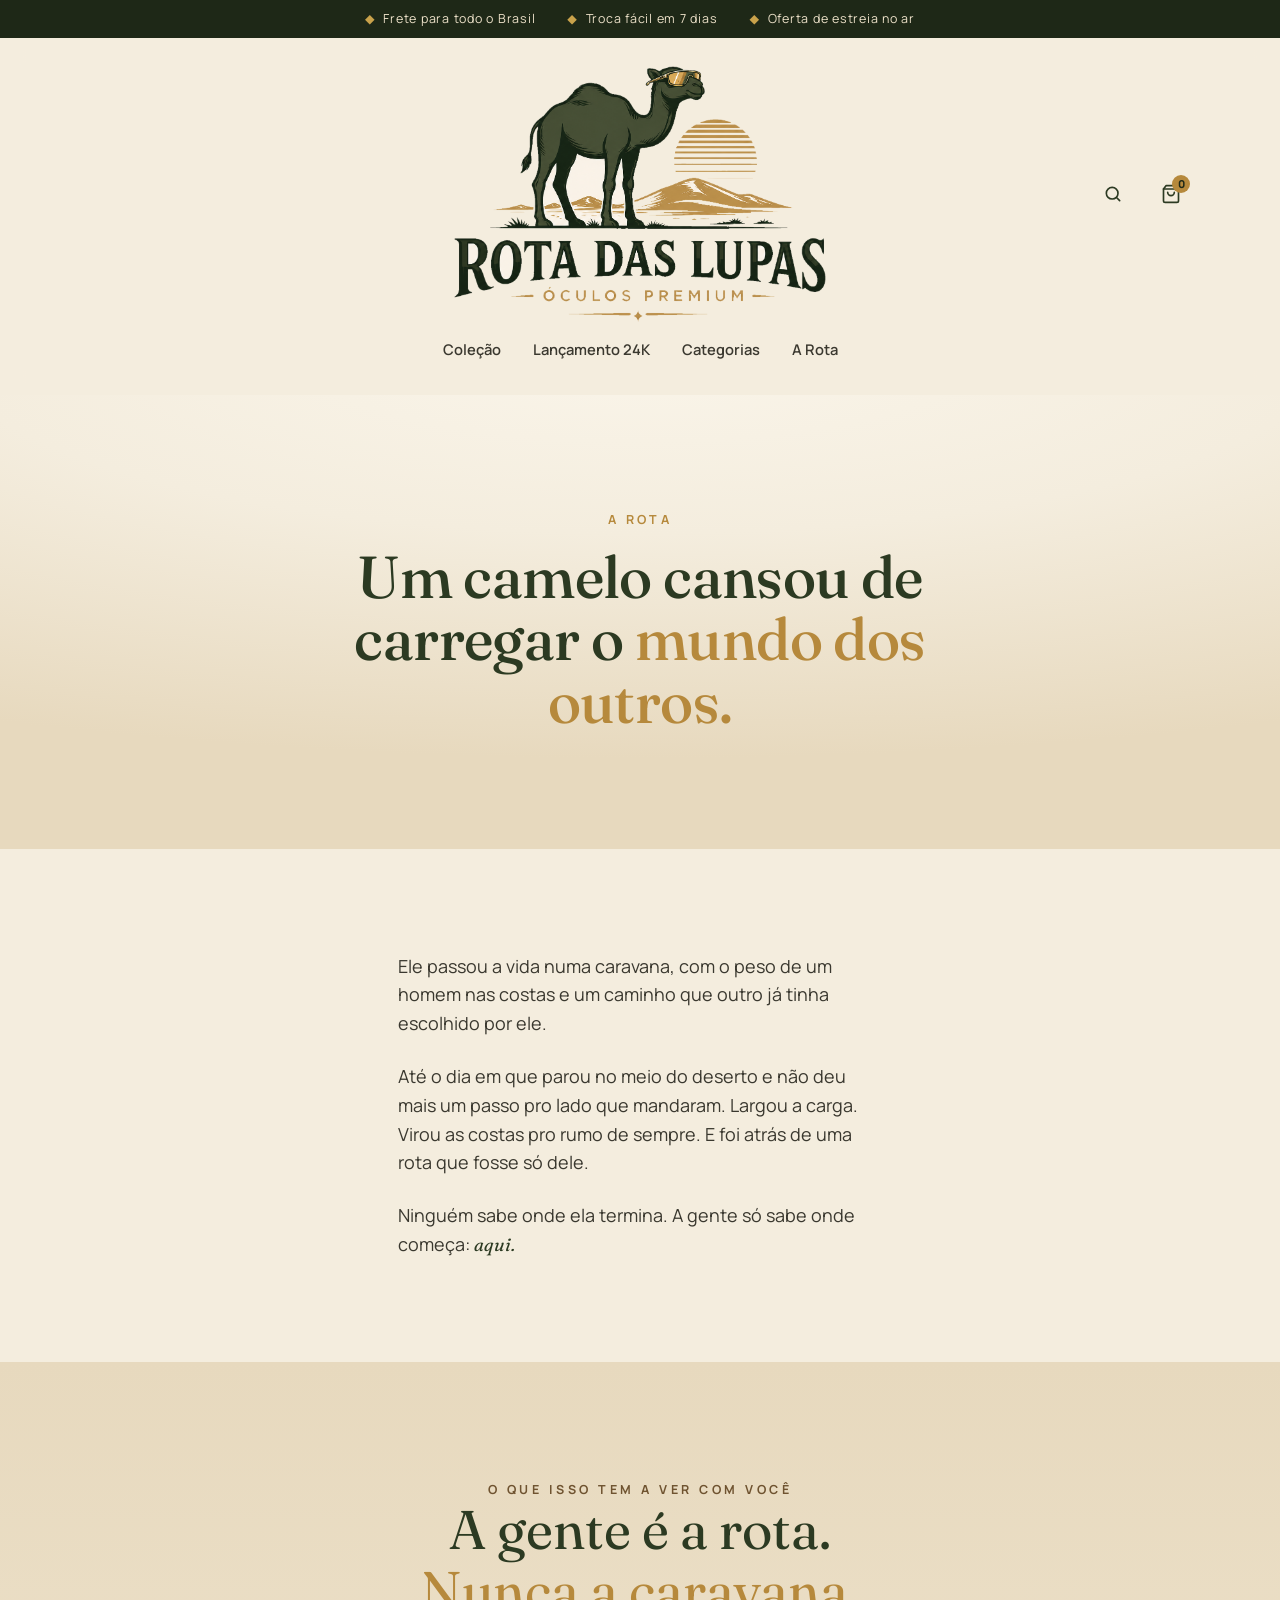
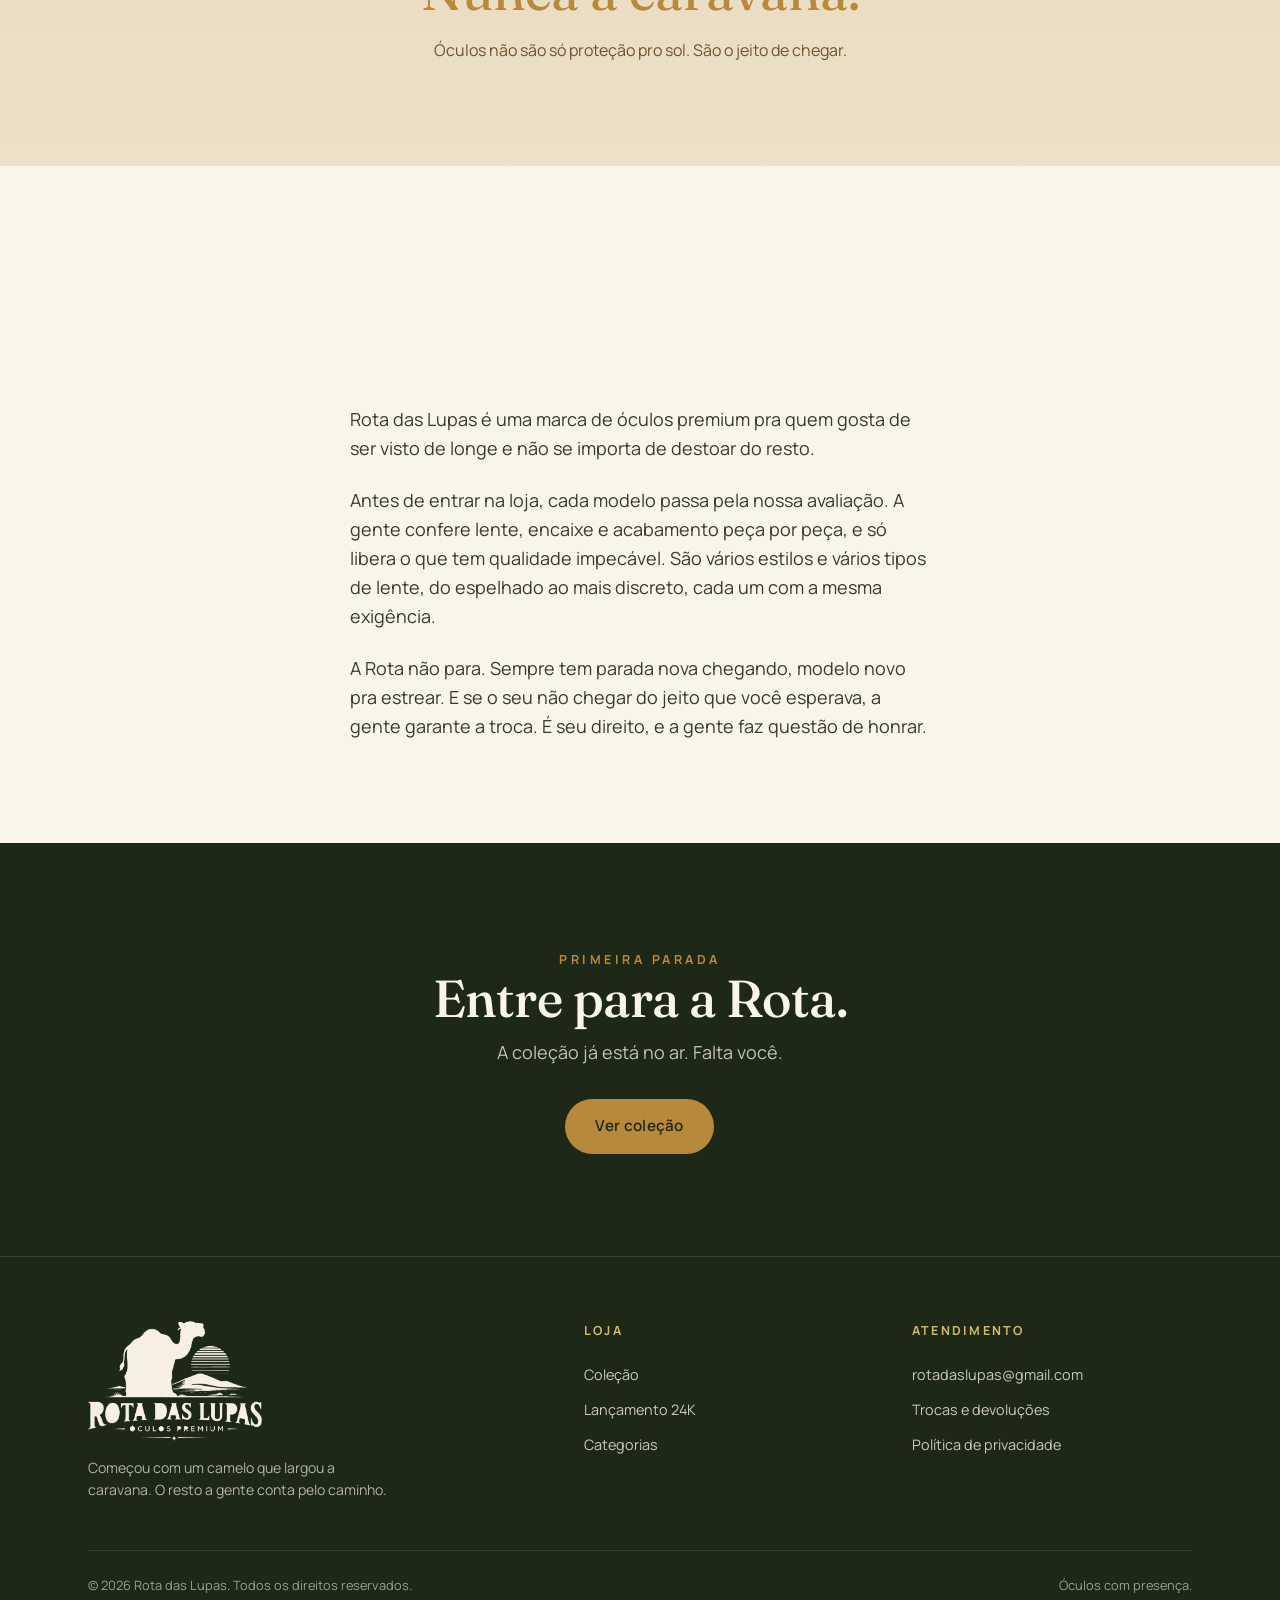
<file: prototipo/quem-somos.html>
<!DOCTYPE html>
<html lang="pt-BR">
<head>
  <meta charset="UTF-8" />
  <meta name="viewport" content="width=device-width, initial-scale=1.0" />
  <title>A Rota · Rota das Lupas</title>
  <meta name="description" content="A história por trás da Rota das Lupas. Começou com um camelo que largou a caravana e foi atrás da própria rota." />
  <link rel="icon" type="image/png" href="../_marca/logo/icone-transparente.png" />

  <link rel="preconnect" href="https://fonts.googleapis.com" />
  <link rel="preconnect" href="https://fonts.gstatic.com" crossorigin />
  <link href="https://fonts.googleapis.com/css2?family=Fraunces:opsz,wght@9..144,400;9..144,500;9..144,600&family=Manrope:wght@400;500;600;700;800&display=swap" rel="stylesheet" />

  <link rel="stylesheet" href="assets/css/tokens.css" />
  <link rel="stylesheet" href="assets/css/base.css" />
  <link rel="stylesheet" href="assets/css/home.css" />
</head>
<body>

  <!-- Top bar -->
  <div class="topbar">
    <div class="topbar__track">
      <span class="topbar__item"><span class="dot">◆</span> Frete para todo o Brasil</span>
      <span class="topbar__item"><span class="dot">◆</span> Troca fácil em 7 dias</span>
      <span class="topbar__item"><span class="dot">◆</span> Oferta de estreia no ar</span>
    </div>
  </div>

  <!-- Header -->
  <header class="header" data-header>
    <div class="container header__inner">
      <a class="brand" href="index.html" data-logo aria-label="Rota das Lupas — início">
        <img class="brand__img" src="../_marca/logo/logo-transparente.png" alt="Rota das Lupas" />
        <span class="brand__text">Rota das Lupas<small>Óculos Premium</small></span>
      </a>

      <nav class="nav" aria-label="Menu principal">
        <a class="nav__link" href="index.html#colecao">Coleção</a>
        <a class="nav__link" href="index.html#lancamento">Lançamento 24K</a>
        <a class="nav__link" href="index.html#categorias">Categorias</a>
        <a class="nav__link" href="quem-somos.html">A Rota</a>
      </nav>

      <div class="header__actions">
        <button class="icon-btn" type="button" aria-label="Buscar">
          <svg width="20" height="20" viewBox="0 0 24 24" fill="none" stroke="currentColor" stroke-width="2" stroke-linecap="round"><circle cx="11" cy="11" r="7"/><path d="m20 20-3.5-3.5"/></svg>
        </button>
        <button class="icon-btn cart-btn" type="button" aria-label="Carrinho">
          <svg width="20" height="20" viewBox="0 0 24 24" fill="none" stroke="currentColor" stroke-width="2" stroke-linecap="round" stroke-linejoin="round"><path d="M6 2 3 6v14a2 2 0 0 0 2 2h14a2 2 0 0 0 2-2V6l-3-4Z"/><path d="M3 6h18"/><path d="M16 10a4 4 0 0 1-8 0"/></svg>
          <span class="cart-btn__count">0</span>
        </button>
        <button class="icon-btn nav-toggle" type="button" aria-label="Abrir menu">
          <svg width="22" height="22" viewBox="0 0 24 24" fill="none" stroke="currentColor" stroke-width="2" stroke-linecap="round"><path d="M4 7h16M4 12h16M4 17h16"/></svg>
        </button>
      </div>
    </div>
  </header>

  <main>
    <!-- Abertura da lenda -->
    <section class="story-hero">
      <div class="container">
        <span class="eyebrow reveal">A Rota</span>
        <h1 class="story-lead reveal">Um camelo cansou de carregar o <em>mundo dos outros.</em></h1>
      </div>
    </section>

    <!-- Corpo da lenda -->
    <section class="section">
      <div class="container prose">
        <p class="reveal">Ele passou a vida numa caravana, com o peso de um homem nas costas e um caminho que outro já tinha escolhido por ele.</p>
        <p class="reveal">Até o dia em que parou no meio do deserto e não deu mais um passo pro lado que mandaram. Largou a carga. Virou as costas pro rumo de sempre. E foi atrás de uma rota que fosse só dele.</p>
        <p class="reveal">Ninguém sabe onde ela termina. A gente só sabe onde começa: <span class="accent">aqui.</span></p>
      </div>
    </section>

    <!-- Ponte: da lenda pra marca -->
    <section class="section lifestyle">
      <div class="container">
        <p class="eyebrow reveal">O que isso tem a ver com você</p>
        <blockquote class="lifestyle__quote reveal">A gente é a rota. <span>Nunca a caravana.</span></blockquote>
        <p class="reveal">Óculos não são só proteção pro sol. São o jeito de chegar.</p>
      </div>
    </section>

    <!-- Quem somos / o que fazemos -->
    <section class="section categories">
      <div class="container">
        <div class="section-head section-head--center reveal">
          <span class="eyebrow">O padrão da Rota</span>
          <h2>Só entra na Rota o que merece</h2>
        </div>
        <div class="prose">
          <p class="reveal">Rota das Lupas é uma marca de óculos premium pra quem gosta de ser visto de longe e não se importa de destoar do resto.</p>
          <p class="reveal">Antes de entrar na loja, cada modelo passa pela nossa avaliação. A gente confere lente, encaixe e acabamento peça por peça, e só libera o que tem qualidade impecável. São vários estilos e vários tipos de lente, do espelhado ao mais discreto, cada um com a mesma exigência.</p>
          <p class="reveal">A Rota não para. Sempre tem parada nova chegando, modelo novo pra estrear. E se o seu não chegar do jeito que você esperava, a gente garante a troca. É seu direito, e a gente faz questão de honrar.</p>
        </div>
      </div>
    </section>

    <!-- Fecho + CTA -->
    <section class="section story-cta">
      <div class="container">
        <span class="eyebrow reveal">Primeira parada</span>
        <h2 class="reveal">Entre para a Rota.</h2>
        <p class="reveal">A coleção já está no ar. Falta você.</p>
        <a class="btn btn--gold reveal" href="index.html#colecao">Ver coleção</a>
      </div>
    </section>
  </main>

  <!-- Footer -->
  <footer class="footer">
    <div class="container">
      <div class="footer__grid">
        <div class="footer__brand" data-logo>
          <img src="../_marca/logo/logo-claro.png" alt="Rota das Lupas" />
          <span class="brand__text" style="color:var(--sand-100)">Rota das Lupas<small>Óculos Premium</small></span>
          <p>Começou com um camelo que largou a caravana. O resto a gente conta pelo caminho.</p>
        </div>
        <div class="footer__col">
          <h4>Loja</h4>
          <a href="index.html#colecao">Coleção</a>
          <a href="index.html#lancamento">Lançamento 24K</a>
          <a href="index.html#categorias">Categorias</a>
        </div>
        <div class="footer__col">
          <h4>Atendimento</h4>
          <a href="mailto:rotadaslupas@gmail.com">rotadaslupas@gmail.com</a>
          <a href="#">Trocas e devoluções</a>
          <a href="#">Política de privacidade</a>
        </div>
      </div>
      <div class="footer__bottom">
        <span>© <span data-year>2026</span> Rota das Lupas. Todos os direitos reservados.</span>
        <span>Óculos com presença.</span>
      </div>
    </div>
  </footer>

  <script src="assets/js/main.js"></script>
</body>
</html>
</file>
<file: prototipo/assets/css/tokens.css>
/* ==========================================================================
   ROTA DAS LUPAS — Design Tokens
   Fonte única de verdade para cores, tipografia, espaçamento e sombras.
   Alterar aqui reflete em todo o site.
   ========================================================================== */

:root {
  /* ---- Cores da marca ---- */
  --green-900: #1e2817; /* verde mais profundo */
  --green-800: #2c3a22; /* VERDE ASSINATURA da marca */
  --green-700: #3a4b2e;
  --green-600: #4a5d3b;

  --gold-600: #b6893c;  /* dourado queimado (destaque premium) */
  --gold-500: #c9a24b;
  --gold-400: #d9b76a;
  --gold-300: #e6cf93;

  --sand-050: #faf5ea;
  --sand-100: #f4edde;  /* off-white quente — fundo base */
  --sand-200: #ece0c8;
  --sand-300: #e7d9be;  /* areia */
  --sand-400: #dcc9a4;

  --dune-600: #8a6a3e;  /* marrom/duna */
  --dune-700: #6f5330;

  --ink-900: #1a1a17;   /* preto fosco */
  --ink-700: #3a382f;
  --ink-500: #5e5a4d;   /* texto secundário */

  --white-warm: #fbf7ee;

  /* ---- Papéis semânticos ---- */
  --bg: var(--sand-100);
  --bg-alt: var(--sand-300);
  --bg-deep: var(--green-800);
  --surface: var(--white-warm);

  --text: var(--ink-900);
  --text-soft: var(--ink-500);
  --text-invert: var(--sand-050);

  --brand: var(--green-800);
  --accent: var(--gold-600);
  --line: rgba(42, 58, 34, 0.14); /* bordas discretas em verde */

  /* ---- Tipografia ---- */
  --font-display: "Fraunces", "Times New Roman", serif;
  --font-body: "Manrope", system-ui, -apple-system, sans-serif;

  --fs-eyebrow: 0.78rem;
  --fs-body: 1rem;
  --fs-lg: 1.125rem;
  --fs-h3: clamp(1.35rem, 1rem + 1.6vw, 1.9rem);
  --fs-h2: clamp(1.9rem, 1.2rem + 3vw, 3.25rem);
  --fs-hero: clamp(2.8rem, 1.4rem + 6.2vw, 6rem);

  --tracking-wide: 0.18em;
  --tracking-wider: 0.28em;

  /* ---- Espaçamento (escala 4pt) ---- */
  --space-1: 0.25rem;
  --space-2: 0.5rem;
  --space-3: 0.75rem;
  --space-4: 1rem;
  --space-5: 1.5rem;
  --space-6: 2rem;
  --space-7: 3rem;
  --space-8: 4rem;
  --space-9: 6rem;
  --space-10: 8rem;

  /* ---- Layout ---- */
  --container: 1200px;
  --container-narrow: 860px;
  --gutter: clamp(1.25rem, 5vw, 3rem);
  --header-h: 112px;

  /* ---- Raios e sombras ---- */
  --radius-sm: 8px;
  --radius: 16px;
  --radius-lg: 28px;
  --radius-pill: 999px;

  --shadow-sm: 0 2px 8px rgba(42, 58, 34, 0.08);
  --shadow: 0 18px 40px -18px rgba(42, 58, 34, 0.35);
  --shadow-gold: 0 20px 60px -20px rgba(182, 137, 60, 0.55);

  /* ---- Movimento ---- */
  --ease: cubic-bezier(0.22, 1, 0.36, 1);
  --dur: 0.5s;
}
</file>
<file: prototipo/assets/css/base.css>
/* ==========================================================================
   ROTA DAS LUPAS — Base
   Reset moderno, tipografia global, botões e utilitários reutilizáveis.
   ========================================================================== */

*,
*::before,
*::after { box-sizing: border-box; }

* { margin: 0; }

html { -webkit-text-size-adjust: 100%; scroll-behavior: smooth; }

body {
  font-family: var(--font-body);
  font-size: var(--fs-body);
  line-height: 1.6;
  color: var(--text);
  background: var(--bg);
  -webkit-font-smoothing: antialiased;
  text-rendering: optimizeLegibility;
  overflow-x: hidden;
}

img,
picture,
svg,
video { display: block; max-width: 100%; height: auto; }

a { color: inherit; text-decoration: none; }
button { font: inherit; color: inherit; cursor: pointer; border: 0; background: none; }
ul { list-style: none; padding: 0; }

/* ---- Tipografia ---- */
h1, h2, h3 {
  font-family: var(--font-display);
  font-weight: 500;
  line-height: 1.05;
  letter-spacing: -0.01em;
  color: var(--brand);
}

.eyebrow {
  font-family: var(--font-body);
  font-size: var(--fs-eyebrow);
  font-weight: 700;
  letter-spacing: var(--tracking-wider);
  text-transform: uppercase;
  color: var(--accent);
}

/* ---- Layout helpers ---- */
.container {
  width: 100%;
  max-width: var(--container);
  margin-inline: auto;
  padding-inline: var(--gutter);
}

.section { padding-block: clamp(3.5rem, 8vw, 7rem); }

/* ---- Botões ---- */
.btn {
  --_bg: var(--green-800);
  --_fg: var(--sand-050);
  display: inline-flex;
  align-items: center;
  justify-content: center;
  gap: var(--space-2);
  padding: 0.95rem 1.9rem;
  background: var(--_bg);
  color: var(--_fg);
  font-weight: 600;
  font-size: 0.95rem;
  letter-spacing: 0.02em;
  border-radius: var(--radius-pill);
  transition: transform var(--dur) var(--ease), box-shadow var(--dur) var(--ease),
    background-color var(--dur) var(--ease);
  will-change: transform;
}
.btn:hover { transform: translateY(-2px); box-shadow: var(--shadow); }
.btn:active { transform: translateY(0); }

.btn--gold { --_bg: var(--gold-600); --_fg: var(--green-900); }
.btn--ghost {
  --_bg: transparent;
  --_fg: var(--green-800);
  border: 1.5px solid var(--green-800);
}
.btn--ghost:hover { background: var(--green-800); color: var(--sand-050); }

/* ---- Reveal on scroll ---- */
.reveal {
  opacity: 0;
  transform: translateY(28px);
  transition: opacity 0.8s var(--ease), transform 0.8s var(--ease);
}
.reveal.is-visible { opacity: 1; transform: none; }

@media (prefers-reduced-motion: reduce) {
  .reveal { opacity: 1; transform: none; transition: none; }
  html { scroll-behavior: auto; }
  * { animation: none !important; }
}
</file>
<file: prototipo/assets/css/home.css>
/* ==========================================================================
   ROTA DAS LUPAS — Home
   Estilos por seção, na ordem em que aparecem na página.
   ========================================================================== */

/* ---------------------------------------------------------------- Top bar */
.topbar {
  background: var(--green-900);
  color: var(--sand-200);
  font-size: 0.78rem;
  letter-spacing: 0.06em;
}
.topbar__track {
  display: flex;
  align-items: center;
  justify-content: center;
  gap: var(--space-6);
  min-height: 38px;
  padding-inline: var(--gutter);
  text-align: center;
}
.topbar__item { display: inline-flex; align-items: center; gap: 0.5rem; white-space: nowrap; }
.topbar__item .dot { color: var(--gold-500); }
@media (max-width: 720px) {
  .topbar__item:nth-child(2) { display: none; }
}

/* ---------------------------------------------------------------- Header */
.header {
  position: sticky;
  top: 0;
  z-index: 50;
  background: color-mix(in srgb, var(--sand-100) 82%, transparent);
  backdrop-filter: blur(12px);
  border-bottom: 1px solid transparent;
  transition: border-color var(--dur) var(--ease), background-color var(--dur) var(--ease),
    box-shadow var(--dur) var(--ease);
}
.header.is-stuck {
  border-bottom-color: var(--line);
  box-shadow: var(--shadow-sm);
}
/* Layout: logo GRANDE centralizado com menu embaixo; encolhe ao rolar */
.header__inner {
  display: grid;
  grid-template-columns: 1fr auto 1fr;
  grid-template-areas:
    ".    brand   actions"
    "nav  nav     nav";
  align-items: center;
  column-gap: var(--space-5);
  row-gap: var(--space-3);
  padding-block: clamp(16px, 2.2vw, 28px);
  transition: padding-block var(--dur) var(--ease), row-gap var(--dur) var(--ease);
}
.header.is-stuck .header__inner { padding-block: 10px; row-gap: 6px; }

/* Logo: usa a imagem quando existir; senão, fallback tipográfico elegante */
.brand { grid-area: brand; justify-self: center; display: inline-flex; align-items: center; }
.brand__img {
  height: clamp(160px, 20vw, 260px);   /* GRANDE em evidência ao abrir */
  width: auto;
  transition: height var(--dur) var(--ease);
}
.header.is-stuck .brand__img { height: 76px; }  /* encolhe ao rolar */
.brand__text {
  display: none;
  font-family: var(--font-display);
  font-weight: 600;
  font-size: 1.35rem;
  letter-spacing: 0.02em;
  color: var(--brand);
  line-height: 1;
}
.brand__text small {
  display: block;
  font-family: var(--font-body);
  font-size: 0.6rem;
  letter-spacing: var(--tracking-wider);
  color: var(--accent);
  margin-top: 3px;
}
.brand.is-fallback .brand__img { display: none; }
.brand.is-fallback .brand__text { display: block; }

.nav { grid-area: nav; justify-self: center; display: flex; align-items: center; gap: var(--space-6); }
.nav__link {
  font-size: 0.92rem;
  font-weight: 600;
  color: var(--ink-700);
  position: relative;
  padding-block: 4px;
}
.nav__link::after {
  content: "";
  position: absolute;
  left: 0; bottom: 0;
  width: 0; height: 2px;
  background: var(--accent);
  transition: width var(--dur) var(--ease);
}
.nav__link:hover::after { width: 100%; }

.header__actions { grid-area: actions; justify-self: end; display: flex; align-items: center; gap: var(--space-4); }
.icon-btn {
  display: inline-flex;
  align-items: center;
  justify-content: center;
  width: 42px; height: 42px;
  border-radius: var(--radius-pill);
  color: var(--brand);
  transition: background-color var(--dur) var(--ease);
}
.icon-btn:hover { background: var(--sand-300); }
.cart-btn { position: relative; }
.cart-btn__count {
  position: absolute; top: 2px; right: 2px;
  min-width: 18px; height: 18px;
  padding: 0 5px;
  background: var(--gold-600);
  color: var(--green-900);
  font-size: 0.68rem; font-weight: 800;
  border-radius: var(--radius-pill);
  display: grid; place-items: center;
}
.nav-toggle { display: none; }

@media (max-width: 900px) {
  .nav { display: none; }
  .nav-toggle { display: inline-flex; }
  .brand__img { height: auto; width: min(66vw, 300px); }
  .header.is-stuck .brand__img { height: 58px; width: auto; }
}

/* ---------------------------------------------------------------- Hero */
.hero {
  position: relative;
  overflow: hidden;
  padding-block: clamp(2.5rem, 6vw, 5rem) clamp(3rem, 8vw, 6rem);
  background:
    radial-gradient(120% 90% at 50% -10%, var(--sand-050) 0%, var(--sand-100) 45%, var(--sand-300) 100%);
}
/* Sol nascente sutil ao fundo */
.hero__sun {
  position: absolute;
  top: clamp(-40px, 2vw, 40px);
  left: 50%;
  transform: translateX(-50%);
  width: min(560px, 80vw);
  opacity: 0.55;
  z-index: 0;
  pointer-events: none;
}
.hero__grid {
  position: relative;
  z-index: 2;
  display: grid;
  grid-template-columns: 1fr;
  gap: var(--space-6);
  align-items: center;
}
.hero__copy { text-align: center; max-width: 640px; margin-inline: auto; }
.hero__title { font-size: var(--fs-hero); margin-block: var(--space-3) var(--space-4); }
.hero__title em { font-style: normal; color: var(--gold-600); }
.hero__sub {
  font-size: var(--fs-lg);
  color: var(--text-soft);
  max-width: 46ch;
  margin-inline: auto;
}
.hero__cta { display: flex; flex-wrap: wrap; gap: var(--space-3); justify-content: center; margin-top: var(--space-6); }

/* Preço de lançamento — elegante, sem cara de liquidação */
.price {
  display: inline-flex;
  align-items: baseline;
  gap: var(--space-3);
  margin-top: var(--space-5);
  padding: 0.6rem 1.25rem;
  border: 1px solid var(--line);
  border-radius: var(--radius-pill);
  background: color-mix(in srgb, var(--white-warm) 70%, transparent);
}
.price__old { color: var(--text-soft); text-decoration: line-through; font-size: 0.95rem; }
.price__now { font-family: var(--font-display); font-size: 1.6rem; font-weight: 600; color: var(--brand); }
.price__tag {
  font-size: 0.68rem; font-weight: 800; letter-spacing: 0.12em; text-transform: uppercase;
  color: var(--gold-600);
}

/* Palco do produto (recebe imagem, vídeo ou 360 depois) */
.hero__stage {
  position: relative;
  aspect-ratio: 4 / 3;
  display: grid;
  place-items: center;
  margin-inline: auto;
  width: min(560px, 100%);
}
.hero__product { width: 88%; filter: drop-shadow(0 30px 40px rgba(42,58,34,0.28)); animation: float 6s var(--ease) infinite; }
.hero__stage[data-empty="true"] .hero__product { display: none; }

/* Palco do vídeo 360 (fonte 1280x720 = 16:9) */
.hero__stage-inner {
  position: relative;
  width: 100%;
  aspect-ratio: 16 / 9;      /* casa com o vídeo: sem corte, sem tarja preta */
  border-radius: var(--radius-lg);
  overflow: hidden;
  background: linear-gradient(160deg, var(--sand-050), var(--sand-300));
  border: 1px solid rgba(182, 137, 60, 0.35);
  box-shadow: var(--shadow-gold);
}
.hero__video {
  width: 100%;
  height: 100%;
  object-fit: cover;   /* preenche o visor; se algum dia cortar, trocar p/ "contain" */
  display: block;
}
.stage-placeholder {
  display: none;
  width: 82%;
  aspect-ratio: 16 / 10;
  border-radius: var(--radius-lg);
  border: 1.5px dashed rgba(138,106,62,0.5);
  background: linear-gradient(135deg, var(--sand-200), var(--sand-300));
  color: var(--dune-700);
  place-content: center;
  text-align: center;
  padding: var(--space-5);
}
.hero__stage[data-empty="true"] .stage-placeholder { display: grid; }
.stage-placeholder strong { font-family: var(--font-display); font-size: 1.5rem; display: block; }
.stage-placeholder span { font-size: 0.8rem; letter-spacing: 0.1em; text-transform: uppercase; opacity: 0.8; }
.stage-badge {
  position: absolute; bottom: 6%; left: 50%; transform: translateX(-50%);
  font-size: 0.7rem; letter-spacing: 0.14em; text-transform: uppercase; font-weight: 700;
  color: var(--dune-700);
  background: color-mix(in srgb, var(--white-warm) 80%, transparent);
  padding: 0.35rem 0.9rem; border-radius: var(--radius-pill); border: 1px solid var(--line);
}

@keyframes float {
  0%, 100% { transform: translateY(0) rotate(-0.5deg); }
  50% { transform: translateY(-14px) rotate(0.5deg); }
}

@media (min-width: 900px) {
  .hero__grid { grid-template-columns: 1.05fr 0.95fr; gap: var(--space-8); }
  .hero__copy { text-align: left; margin-inline: 0; }
  .hero__sub { margin-inline: 0; }
  .hero__cta { justify-content: flex-start; }
}

/* ---------------------------------------------------------------- Marquee "rota" */
.strip {
  background: var(--green-800);
  color: var(--sand-200);
  overflow: hidden;
  padding-block: var(--space-4);
}
.strip__track {
  display: flex; gap: var(--space-6);
  white-space: nowrap;
  animation: marquee 28s linear infinite;
  width: max-content;
}
.strip__item {
  font-family: var(--font-display); font-size: 1.15rem; letter-spacing: 0.04em;
  display: inline-flex; align-items: center; gap: var(--space-6);
}
.strip__item .sep { color: var(--gold-500); }
@keyframes marquee { to { transform: translateX(-50%); } }

/* ---------------------------------------------------------------- Section head */
.section-head { max-width: var(--container-narrow); margin-bottom: var(--space-7); }
.section-head--center { margin-inline: auto; text-align: center; }
.section-head h2 { font-size: var(--fs-h2); margin-top: var(--space-2); }
.section-head p { color: var(--text-soft); margin-top: var(--space-3); font-size: var(--fs-lg); }

/* ---------------------------------------------------------------- Categorias */
.categories { background: var(--sand-050); }
.cat-grid { display: grid; grid-template-columns: 1fr; gap: var(--space-4); }
.cat-card {
  position: relative;
  min-height: 190px;
  border-radius: var(--radius);
  overflow: hidden;
  background: linear-gradient(160deg, var(--green-700), var(--green-900));
  color: var(--sand-050);
  display: flex; align-items: flex-end;
  padding: var(--space-5);
  transition: transform var(--dur) var(--ease), box-shadow var(--dur) var(--ease);
}
.cat-card:nth-child(2) { background: linear-gradient(160deg, var(--dune-600), var(--dune-700)); }
.cat-card:nth-child(3) { background: linear-gradient(160deg, var(--gold-500), var(--dune-600)); }
.cat-card:nth-child(4) { background: linear-gradient(160deg, var(--ink-700), var(--ink-900)); }
.cat-card:hover { transform: translateY(-4px); box-shadow: var(--shadow); }
.cat-card h3 { color: inherit; font-size: var(--fs-h3); }
.cat-card span { display: block; font-size: 0.85rem; opacity: 0.85; margin-top: 4px; }
.cat-card__arrow { position: absolute; top: var(--space-5); right: var(--space-5); opacity: 0.7; }
@media (min-width: 640px) { .cat-grid { grid-template-columns: repeat(2, 1fr); } }
@media (min-width: 1000px) { .cat-grid { grid-template-columns: repeat(4, 1fr); } }

/* ---------------------------------------------------------------- Produtos */
.product-grid { display: grid; grid-template-columns: repeat(2, 1fr); gap: var(--space-4); }
@media (min-width: 720px) { .product-grid { grid-template-columns: repeat(3, 1fr); gap: var(--space-5); } }
@media (min-width: 1040px) { .product-grid { grid-template-columns: repeat(4, 1fr); } }

.card {
  background: var(--surface);
  border: 1px solid var(--line);
  border-radius: var(--radius);
  overflow: hidden;
  display: flex; flex-direction: column;
  transition: transform var(--dur) var(--ease), box-shadow var(--dur) var(--ease);
}
.card:hover { transform: translateY(-6px); box-shadow: var(--shadow); }
.card__media {
  position: relative;
  aspect-ratio: 1;
  background: radial-gradient(80% 80% at 50% 30%, var(--sand-100), var(--sand-300));
  display: grid; place-items: center;
  overflow: hidden;
}
.card__media img { width: 82%; transition: transform 0.6s var(--ease); }
.card:hover .card__media img { transform: scale(1.06) rotate(-1deg); }
.card__ph { color: var(--dune-600); font-family: var(--font-display); font-size: 1.1rem; opacity: 0.55; }
.card__flag {
  position: absolute; top: var(--space-3); left: var(--space-3);
  font-size: 0.66rem; font-weight: 800; letter-spacing: 0.1em; text-transform: uppercase;
  color: var(--green-900); background: var(--gold-500);
  padding: 0.28rem 0.6rem; border-radius: var(--radius-pill);
}
.card__body { padding: var(--space-4); display: flex; flex-direction: column; gap: 6px; flex: 1; }
.card__name { font-family: var(--font-display); font-size: 1.15rem; color: var(--brand); }
.card__desc { font-size: 0.82rem; color: var(--text-soft); }
.card__foot { display: flex; align-items: center; justify-content: space-between; margin-top: auto; padding-top: var(--space-3); }
.card__price { font-weight: 700; color: var(--brand); }
.card__price s { color: var(--text-soft); font-weight: 500; font-size: 0.8rem; margin-right: 6px; }
.card__add {
  width: 40px; height: 40px; border-radius: var(--radius-pill);
  background: var(--green-800); color: var(--sand-050);
  display: grid; place-items: center;
  transition: background-color var(--dur) var(--ease), transform var(--dur) var(--ease);
}
.card__add:hover { background: var(--gold-600); color: var(--green-900); transform: scale(1.08); }

/* ---------------------------------------------------------------- Lançamento 24K */
.launch { background: var(--green-800); color: var(--sand-050); overflow: hidden; }
.launch__grid { display: grid; grid-template-columns: 1fr; gap: var(--space-6); align-items: center; }
.launch h2 { color: var(--sand-050); font-size: var(--fs-h2); }
.launch .eyebrow { color: var(--gold-400); }
.launch p { color: color-mix(in srgb, var(--sand-100) 82%, transparent); margin-top: var(--space-4); font-size: var(--fs-lg); }
.launch__stage {
  aspect-ratio: 4 / 3; border-radius: var(--radius-lg);
  background: radial-gradient(70% 70% at 50% 40%, rgba(201,162,75,0.35), transparent 70%);
  display: grid; place-items: center; position: relative;
}
.launch__stage img { width: 80%; filter: drop-shadow(0 30px 50px rgba(0,0,0,0.4)); }
.launch__stage .stage-placeholder { border-color: rgba(230,207,147,0.5); background: rgba(255,255,255,0.05); color: var(--gold-300); }
.launch__list { margin-top: var(--space-5); display: grid; gap: var(--space-3); }
.launch__list li { display: flex; gap: var(--space-3); align-items: center; color: var(--sand-100); }
.launch__list .tick { color: var(--gold-400); flex-shrink: 0; }
.launch__cta { margin-top: var(--space-6); display: flex; flex-wrap: wrap; gap: var(--space-3); }
@media (min-width: 900px) { .launch__grid { grid-template-columns: 1fr 1fr; gap: var(--space-8); } }

/* ---------------------------------------------------------------- Lifestyle */
.lifestyle {
  position: relative;
  background: linear-gradient(180deg, var(--sand-300), var(--sand-200));
  text-align: center;
}
.lifestyle__quote {
  font-family: var(--font-display);
  font-size: clamp(1.8rem, 1rem + 3.5vw, 3.4rem);
  color: var(--brand);
  max-width: 16ch;
  margin-inline: auto;
  line-height: 1.12;
}
.lifestyle__quote span { color: var(--gold-600); }
.lifestyle p { color: var(--dune-700); margin-top: var(--space-4); }

/* ---------------------------------------------------------------- Confiança */
.trust { background: var(--sand-050); }
.trust__grid { display: grid; grid-template-columns: repeat(2, 1fr); gap: var(--space-5); }
@media (min-width: 820px) { .trust__grid { grid-template-columns: repeat(4, 1fr); } }
.trust__item { text-align: center; display: flex; flex-direction: column; align-items: center; gap: var(--space-3); }
.trust__icon {
  width: 54px; height: 54px; border-radius: var(--radius-pill);
  display: grid; place-items: center;
  background: var(--sand-200); color: var(--green-800);
}
.trust__item h3 { font-size: 1.05rem; }
.trust__item p { font-size: 0.85rem; color: var(--text-soft); }

/* ---------------------------------------------------------------- Comunidade / Newsletter */
.community { background: var(--green-900); color: var(--sand-100); text-align: center; }
.community h2 { color: var(--sand-050); font-size: var(--fs-h2); }
.community p { color: color-mix(in srgb, var(--sand-100) 78%, transparent); margin-top: var(--space-3); }
.newsletter {
  display: flex; gap: var(--space-3); flex-wrap: wrap; justify-content: center;
  max-width: 480px; margin: var(--space-6) auto 0;
}
.newsletter input {
  flex: 1 1 220px;
  padding: 0.9rem 1.2rem;
  border-radius: var(--radius-pill);
  border: 1px solid rgba(230,207,147,0.35);
  background: rgba(255,255,255,0.06);
  color: var(--sand-050);
  font: inherit;
}
.newsletter input::placeholder { color: rgba(244,237,222,0.55); }
.newsletter input:focus { outline: 2px solid var(--gold-500); outline-offset: 2px; }
.socials { display: flex; gap: var(--space-4); justify-content: center; margin-top: var(--space-6); }
.socials a {
  width: 46px; height: 46px; border-radius: var(--radius-pill);
  display: grid; place-items: center;
  border: 1px solid rgba(230,207,147,0.3); color: var(--sand-100);
  transition: background-color var(--dur) var(--ease), color var(--dur) var(--ease);
}
.socials a:hover { background: var(--gold-500); color: var(--green-900); }

/* ---------------------------------------------------------------- Footer */
.footer { background: var(--green-900); color: var(--sand-200); padding-block: var(--space-8) var(--space-6); border-top: 1px solid rgba(230,207,147,0.15); }
.footer__grid { display: grid; grid-template-columns: 1fr; gap: var(--space-7); }
.footer__brand img { height: 120px; width: auto; }
.footer__brand p { font-size: 0.88rem; color: rgba(244,237,222,0.7); margin-top: var(--space-4); max-width: 34ch; }
.footer__col h4 { font-family: var(--font-body); font-size: 0.78rem; letter-spacing: var(--tracking-wide); text-transform: uppercase; color: var(--gold-400); margin-bottom: var(--space-4); }
.footer__col a { display: block; padding-block: 6px; font-size: 0.9rem; color: rgba(244,237,222,0.82); transition: color var(--dur) var(--ease); }
.footer__col a:hover { color: var(--gold-300); }
.footer__bottom {
  margin-top: var(--space-7); padding-top: var(--space-5);
  border-top: 1px solid rgba(230,207,147,0.12);
  display: flex; flex-wrap: wrap; gap: var(--space-4); justify-content: space-between;
  font-size: 0.8rem; color: rgba(244,237,222,0.6);
}
@media (min-width: 760px) { .footer__grid { grid-template-columns: 1.6fr 1fr 1fr; } }

/* ==========================================================================
   Página "A Rota" (Quem Somos) — quem-somos.html
   ========================================================================== */
.story-hero {
  position: relative;
  overflow: hidden;
  text-align: center;
  padding-block: clamp(3.5rem, 9vw, 8rem);
  background: radial-gradient(120% 90% at 50% -10%, var(--sand-050) 0%, var(--sand-100) 45%, var(--sand-300) 100%);
}
.story-hero .eyebrow { display: block; margin-bottom: var(--space-4); }
.story-lead {
  font-family: var(--font-display);
  font-weight: 500;
  font-size: clamp(2rem, 1.05rem + 3.6vw, 3.7rem);
  line-height: 1.06;
  color: var(--brand);
  max-width: 20ch;
  margin-inline: auto;
}
.story-lead em { font-style: normal; color: var(--gold-600); }

.prose { max-width: 58ch; margin-inline: auto; }
.prose p { font-size: var(--fs-lg); color: var(--ink-700); margin-top: var(--space-5); }
.prose p:first-child { margin-top: 0; }
.prose .accent { color: var(--brand); font-family: var(--font-display); font-style: italic; }

.story-cta { background: var(--green-900); color: var(--sand-100); text-align: center; }
.story-cta h2 { color: var(--sand-050); font-size: var(--fs-h2); }
.story-cta p { color: color-mix(in srgb, var(--sand-100) 78%, transparent); margin-top: var(--space-3); font-size: var(--fs-lg); }
.story-cta .btn { margin-top: var(--space-6); }
</file>
